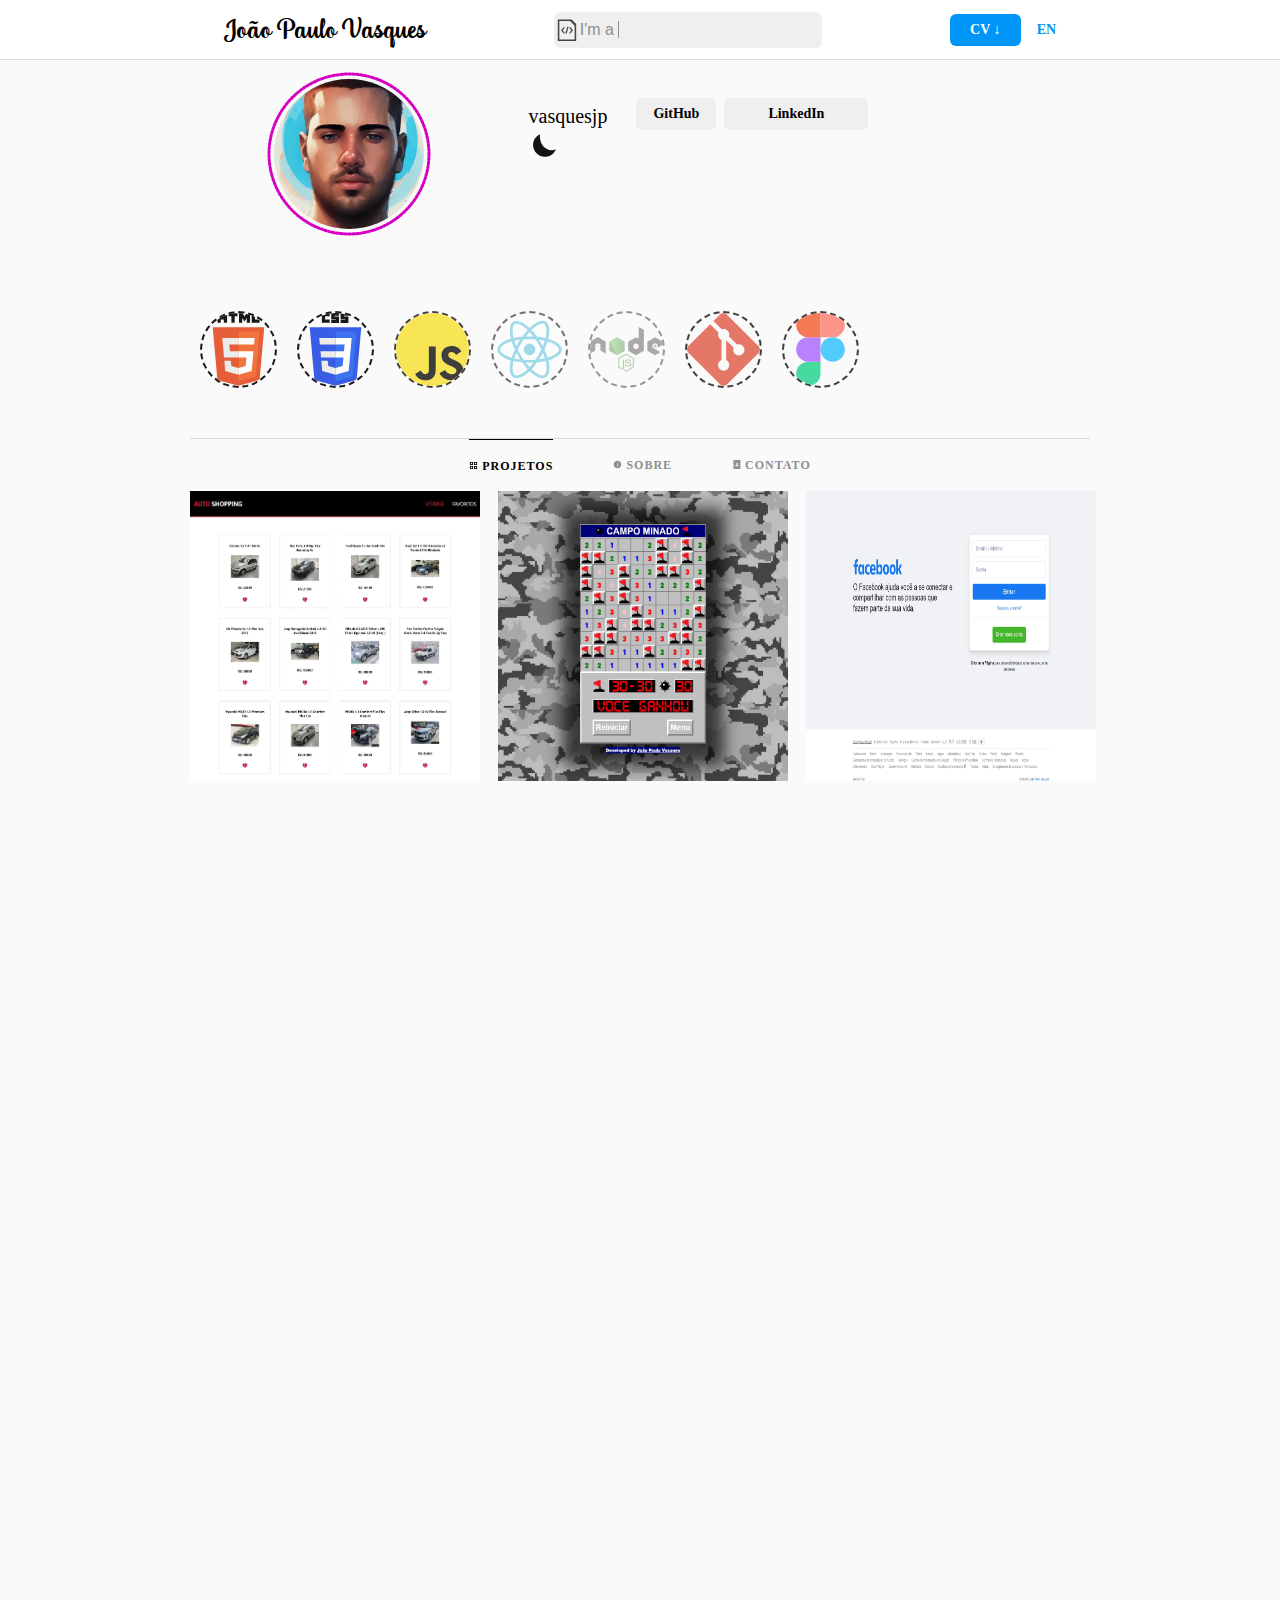
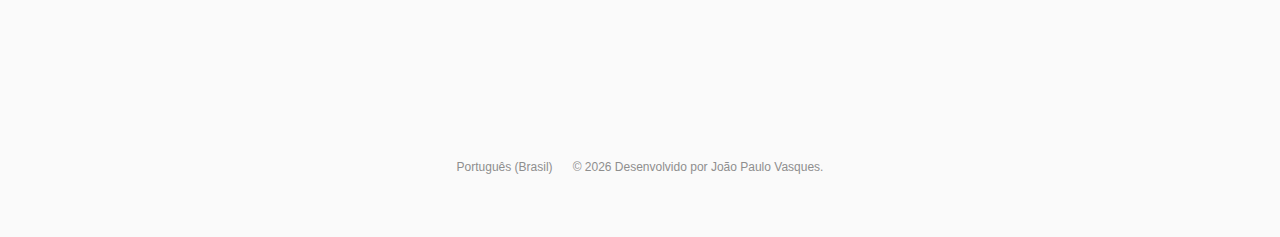
<file: index.html>
<!DOCTYPE html>
<html lang="pt-BR">
  <head>
    <meta charset="UTF-8" />
    <meta http-equiv="X-UA-Compatible" content="IE=edge" />
    <meta
      name="viewport"
      content="width=device-width, initial-scale=1.0, shrink-to-fit=no"
    />
    <link rel="canonical" href="https://www.vasques.dev" />
    <title>João Paulo Vasques</title>

    <link rel="stylesheet" href="./src/css/style.css" />
    <script src="https://ajax.googleapis.com/ajax/libs/jquery/3.6.3/jquery.min.js"></script>
    <script src="https://www.google.com/recaptcha/enterprise.js?render=6LfiZp4qAAAAALm3Y-Tu8F_kZq3R5K34l-f_EkIf"></script>
  </head>
  <body onload="calcAge();autoThemeMode();">
    <header>
      <h1>João Paulo Vasques</h1>
      <div class="headerCenter" id="headerCenter">
        <img src="./assets/code.svg" alt="" /> I'm a&nbsp;<span
          class="typewriter"
        ></span>
      </div>
      <div class="headerButtons">
        <button
          class="cv"
          type="submit"
          onclick="window.open('./assets/pdf/curriculumJoaoPauloVasques.pdf')"
          title="Download Curriculum Vitae"
        >
          CV ↓
        </button>
        <button
          class="languageEN"
          type="submit"
          onclick="window.location.href=('../en/')"
          title="Toggle to English"
        >
          EN
        </button>
      </div>
    </header>
    <div class="control">
      <div class="top">
        <div class="topA">
          <a href="#img1">
            <div class="topPhoto">
              <img src="./assets/joao.jpg" alt="Foto de João Paulo Vasques" />
              <svg viewbox="5 5 90 90" class="fullDisplaySpinner">
                <circle cx="50" cy="50" r="40" />
              </svg>
              <svg viewbox="5 5 90 90" class="smallDisplaySpinner">
                <circle cx="50" cy="50" r="35" />
              </svg></div
          ></a>
          <a href="#" class="lightbox" id="img1">
            <span style="background-image: url('./assets/joao_.jpg')"></span>
          </a>
        </div>
        <div class="topB">
          <p>
            vasquesjp
            <span title="Mudar para tema Escuro">
              <svg
                fill="#121212"
                width="32px"
                height="32px"
                viewBox="0 0 32 32"
                version="1.1"
                xmlns="https://www.w3.org/2000/svg"
                id="moon"
                onclick="toggleThemeMode();"
              >
                <path
                  d="M10.895 7.574c0 7.55 5.179 13.67 11.567 13.67 1.588 0 3.101-0.38 4.479-1.063-1.695 4.46-5.996 7.636-11.051 7.636-6.533 0-11.83-5.297-11.83-11.83 0-4.82 2.888-8.959 7.023-10.803-0.116 0.778-0.188 1.573-0.188 2.39z"
                ></path>
              </svg>
            </span>
            <span title="Mudar para tema Claro">
              <svg
                fill="#FFFFFF"
                width="32px"
                height="32px"
                viewBox="0 0 32 32"
                version="1.1"
                xmlns="https://www.w3.org/2000/svg"
                id="sun"
                onclick="toggleThemeMode();"
              >
                <path
                  d="M8.031 16.5c0 4.143 3.358 7.5 7.5 7.5s7.5-3.357 7.5-7.5-3.357-7.5-7.5-7.5c-4.142 0-7.5 3.357-7.5 7.5zM15.531 3.75l-2.109 4.219h4.219l-2.11-4.219zM24.543 7.457l-4.475 1.491 2.982 2.983 1.493-4.474zM10.994 8.948l-4.474-1.491 1.491 4.475 2.983-2.984zM6.969 14.359l-4.219 2.11 4.219 2.109v-4.219zM24.031 18.641l4.219-2.109-4.219-2.109v4.218zM15.531 29.25l2.109-4.219h-4.219l2.11 4.219zM20.068 24.052l4.475 1.491-1.492-4.475-2.983 2.984zM6.52 25.543l4.475-1.491-2.983-2.983-1.492 4.474z"
                ></path>
              </svg>
            </span>
          </p>
          <div class="topButtons">
            <button
              class="gitHub"
              type="submit"
              onclick="window.open('https://github.com/jvasques')"
              title="Acessar meu GitHub"
            >
              GitHub
            </button>
            <button
              class="linkedin"
              type="submit"
              onclick="window.open('https://www.linkedin.com/in/jpvasques/')"
              title="Acessar meu LinkedIn"
            >
              LinkedIn
            </button>
          </div>
        </div>
      </div>
      <div class="middle">
        <img
          src="./assets/html5.svg"
          id="html5"
          alt="HTML5 Logo"
          title="HTML5"
        />
        <img src="./assets/css3.svg" alt="CSS3 Logo" title="CSS3" />
        <img
          src="./assets/javascript.svg"
          alt="Javascript Logo"
          title="Javascript"
        />
        <img src="./assets/react.svg" alt="React Logo" title="ReactJs" />
        <img
          src="./assets/nodejs.svg"
          alt="NodeJS Logo"
          title="NodeJS *Coming Soon*"
        />
        <img src="./assets/git.svg" alt="Git Logo" title="Git" />
        <img src="./assets/figma.svg" alt="Figma Logo" title="Figma" />
      </div>
      <div class="bottom">
        <div class="bottomButtons">
          <button
            class="projectsButton noFocus focus"
            onClick="toggleButton(this);projectsButton1();"
          >
            <svg
              fill="#000000"
              width="800px"
              height="800px"
              viewBox="0 0 20 20"
              xmlns="https://www.w3.org/2000/svg"
            >
              <g>
                <path
                  d="M2,9H9V2H2ZM4,4H7V7H4Zm7-2V9h7V2Zm5,5H13V4h3ZM2,18H9V11H2Zm2-5H7v3H4Zm7,5h7V11H11Zm2-5h3v3H13Z"
                />
              </g>
            </svg>
            PROJETOS
          </button>
          <button
            class="aboutButton noFocus"
            onClick="toggleButton(this);aboutButton1();"
          >
            <svg
              width="800px"
              height="800px"
              viewBox="0 0 512 512"
              version="1.1"
              xmlns="https://www.w3.org/2000/svg"
              xmlns:xlink="https://www.w3.org/1999/xlink"
            >
              <g id="drop" transform="translate(42.666667, 42.666667)">
                <path
                  d="M213.333333,3.55271368e-14 C331.154987,3.55271368e-14 426.666667,95.51168 426.666667,213.333333 C426.666667,331.153707 331.154987,426.666667 213.333333,426.666667 C95.51296,426.666667 3.55271368e-14,331.153707 3.55271368e-14,213.333333 C3.55271368e-14,95.51168 95.51296,3.55271368e-14 213.333333,3.55271368e-14 Z M234.713387,192 L192.04672,192 L192.04672,320 L234.713387,320 L234.713387,192 Z M213.55008,101.333333 C197.99616,101.333333 186.713387,112.5536 186.713387,127.704107 C186.713387,143.46752 197.698773,154.666667 213.55008,154.666667 C228.785067,154.666667 240.04672,143.46752 240.04672,128 C240.04672,112.5536 228.785067,101.333333 213.55008,101.333333 Z"
                  id="Shape"
                ></path>
              </g>
            </svg>
            SOBRE
          </button>
          <button
            class="contactButton noFocus"
            onClick="toggleButton(this);contactButton1();"
          >
            <svg
              fill="#000000"
              version="1.1"
              id="Layer_1"
              xmlns="https://www.w3.org/2000/svg"
              xmlns:xlink="https://www.w3.org/1999/xlink"
              width="800px"
              height="800px"
              viewBox="0 0 228 260"
              enable-background="new 0 0 228 260"
              xml:space="preserve"
            >
              <path
                d="M214,2H26v36h18c3.314,0,6,2.686,6,6s-2.686,6-6,6H26H8c-3.314,0-6,2.686-6,6s2.686,6,6,6h18v29h18c3.314,0,6,2.686,6,6 s-2.686,6-6,6H26H8c-3.314,0-6,2.686-6,6s2.686,6,6,6h18v30h18c3.314,0,6,2.686,6,6c0,3.314-2.686,6-6,6H26H8c-3.314,0-6,2.686-6,6 c0,3.314,2.686,6,6,6h18v29h18c3.314,0,6,2.686,6,6c0,3.314-2.686,6-6,6H26H8c-3.314,0-6,2.686-6,6c0,3.314,2.686,6,6,6h18v36h188 c6.627,0,12-5.373,12-12V14C226,7.373,220.627,2,214,2z M129,77.022c12.715,0,23.023,10.308,23.023,23.022 c0,12.715-10.308,23.023-23.023,23.023s-23.023-10.307-23.023-23.022C105.977,87.33,116.285,77.022,129,77.022z M169,178H88v-27.386 C88,138.726,97.726,129,109.614,129h37.772c11.888,0,21.614,9.726,21.614,21.614V178z"
              />
            </svg>
            CONTATO
          </button>
        </div>
        <div class="projects showFlex" id="projects">
          <div class="p9 shows">
            <img
              src="../assets/projects/autoShopping.webp"
              alt=""
              class="projects proj9"
            />
            <span class="sP9">
              <h1>AUTO SHOPPING</h1>
              <p>
                Vitrine de carros a venda consumindo API do MercadoLivre,
                construído com React. Utilizado armazenamento no Local Storage
                para salvar veiculos favoritos.
              </p>
              <button
                type="submit"
                onclick="window.open('https://auto-shopping-six.vercel.app/')"
              >
                DEPLOY
              </button>
              <button
                type="submit"
                onclick="window.open('https://github.com/jvasques/autoShopping')"
              >
                REPOSITÓRIO
              </button>
            </span>
          </div>
          <div class="p8 shows">
            <img
              src="../assets/projects/minesweeper.webp"
              alt=""
              class="projects proj8"
            />
            <span class="sP8">
              <h1>Campo Minado</h1>
              <p>
                Relembrando um clássico jogo do Windows, desenvolvido em HTML5,
                CSS3 e Javascript. Comandos: Clique Esquerdo/Toque = Revela o
                campo. Clique Direiro/Tocar e Segurar = Adciona Bandeira ao
                Campo
              </p>
              <button
                type="submit"
                onclick="window.open('https://jvasques.github.io/minesweeper/')"
              >
                DEPLOY
              </button>
              <button
                type="submit"
                onclick="window.open('https://github.com/jvasques/minesweeper')"
              >
                REPOSITÓRIO
              </button>
            </span>
          </div>
          <div class="p7 shows">
            <img
              src="./assets/projects/facebook.webp"
              alt=""
              class="projects proj7"
            />
            <span class="sP7">
              <h1>TELA DE LOGIN FACEBOOK</h1>
              <p>
                Reprodução da página de login do Facebook desktop. Desenvolvido
                em HTML5, CSS3 e Javascript, conta com design totalmente
                responsivo, seleção funcional de múltiplos idiomas e função
                mostrar/esconder a senha.
              </p>
              <button
                type="submit"
                onclick="alert('Este projeto foi retirado do ar devido ser considerado FRAUDULENTO pelos sistemas de segurança do Google e Microsoft! 😩');"
              >
                DEPLOY
              </button>
              <button
                type="submit"
                onclick="alert('Caso deseje acesso ao código para avaliar, solicite-me por email na página de contato. ✉️');"
              >
                REPOSITÓRIO
              </button>
            </span>
          </div>
          <div class="p1 shows">
            <img
              src="./assets/projects/MeuSite.webp"
              alt=""
              class="projects proj1"
            />
            <span class="sP1">
              <h1>MEU SITE</h1>
              <p>
                Este site em que apresento meus projetos. Desenvolvido em HTML5,
                CSS3 e JS Vanilla. Surgiu da idéia de fazer uma página 'clone'
                do Instagram para praticar as tecnologias. Totalmente responsivo
                e disponível em duas linguas (portugês-br e inglês).
              </p>
              <button
                type="submit"
                onclick="window.open('https://jvasques.github.io/')"
              >
                DEPLOY
              </button>
              <button
                type="submit"
                onclick="window.open('https://github.com/jvasques/jvasques.github.io')"
              >
                REPOSITÓRIO
              </button>
            </span>
          </div>
          <div class="p2 shows">
            <img
              src="./assets/projects/formulario.webp"
              alt=""
              class="projects proj2"
            />
            <span class="sP2">
              <h1>Formulário HTML</h1>
              <p>
                Formulário baseado em um projeto da trilha Explorer da
                plataforma Rocketseat. Desenvolvido com as tecnologias HTML5,
                CSS3 e JS. Implementada o plugin 'int-tel-input' para o campo de
                telefone e utilizado o CSS para animações na página.
              </p>
              <button
                type="submit"
                onclick="window.open('https://jvasques.github.io/formularioBTTech/')"
              >
                DEPLOY
              </button>
              <button
                type="submit"
                onclick="window.open('https://github.com/jvasques/formularioBTTech')"
              >
                REPOSITÓRIO
              </button>
            </span>
          </div>
          <div class="p3 shows">
            <img
              src="./assets/projects/ayrton.webp"
              alt=""
              class="projects proj3"
            />
            <span class="sP3">
              <h1>Tributo a Ayrton Senna</h1>
              <p>
                Projeto pessoal (ainda em progresso) desenvolvido como forma de
                homenagear o piloto de F1 Ayrton Senna. Tecnologias Utilizadas:
                HTML5, CSS3 e JS.
              </p>
              <button
                type="submit"
                onclick="window.open('https://jvasques.github.io/AyrtonSenna/')"
              >
                DEPLOY
              </button>
              <button
                type="submit"
                onclick="window.open('https://github.com/jvasques/AyrtonSenna')"
              >
                REPOSITÓRIO
              </button>
            </span>
          </div>
          <div class="p4 shows">
            <img
              src="./assets/projects/NLWCopa.webp"
              alt=""
              class="projects proj4"
            />
            <span class="sP4">
              <h1>NLW COPA 2022</h1>
              <p>
                Projeto construído durante o evento Next Level Week da
                Rocketseat, com as tecnologias HTML5, CSS3 e JS. Trata-se do
                calendário dos jogos do Brasil na Fase de Grupos da Copa do
                Mundo de 2022. Foi utilizado o JS para manipulação do DOM e
                implementei um seletor de cores do tema da página.
              </p>
              <button
                type="submit"
                onclick="window.open('https://jvasques.github.io/NLW-COPA2022/')"
              >
                DEPLOY
              </button>
              <button
                type="submit"
                onclick="window.open('https://github.com/jvasques/NLW-COPA2022')"
              >
                REPOSITÓRIO
              </button>
            </span>
          </div>
          <div class="p5 shows">
            <img
              src="./assets/projects/HoraAgora.webp"
              alt=""
              class="projects proj5"
            />
            <span class="sP5">
              <h1>HORA AGORA</h1>
              <p>
                Projeto construído durante o curso de javascript da plataforma
                Curso em Vídeo, com as tecnologias HTML5, CSS3 e JS. A página
                obtem a hora local, é extraída e formatada no javascript e
                exibida na tela junto com uma imagem e background que mudam
                conforme o período do dia (manhã, tarde ou noite).
              </p>
              <button
                type="submit"
                onclick="window.open('https://jvasques.github.io/HoraAgora/')"
              >
                DEPLOY
              </button>
              <button
                type="submit"
                onclick="window.open('https://github.com/jvasques/HoraAgora')"
              >
                REPOSITÓRIO
              </button>
            </span>
          </div>
          <div class="p6 shows">
            <img
              src="./assets/projects/NLWeSPORTS.webp"
              alt=""
              class="projects proj6"
            />
            <span class="sP6">
              <h1>NLW eSPORTS</h1>
              <p>
                Projeto construído durante o evento Next Level Week da
                Rocketseat, com as tecnologias HTML5 e CSS3.
              </p>
              <button
                type="submit"
                onclick="window.open('https://jvasques.github.io/NLW/')"
              >
                DEPLOY
              </button>
              <button
                type="submit"
                onclick="window.open('https://github.com/jvasques/NLW')"
              >
                REPOSITÓRIO
              </button>
            </span>
          </div>
          <div class="p9 shows">
            <img
              src="./assets/projects/coming-soon.webp"
              alt=""
              class="projects proj9"
            />
            <span class="sP9">
              <h1>EM BREVE</h1>
              <p>
                Em breve um novo projeto fará parte do meu portfólio e será
                exibido aqui!
              </p>
              <button>DEPLOY</button>
              <button>REPOSITÓRIO</button>
            </span>
          </div>
          <div class="p9 shows">
            <img
              src="./assets/projects/coming-soon.webp"
              alt=""
              class="projects proj9"
            />
            <span class="sP9">
              <h1>EM BREVE</h1>
              <p>
                Em breve um novo projeto fará parte do meu portfólio e será
                exibido aqui!
              </p>
              <button>DEPLOY</button>
              <button>REPOSITÓRIO</button>
            </span>
          </div>
          <div class="p9 shows">
            <img
              src="./assets/projects/coming-soon.webp"
              alt=""
              class="projects proj9"
            />
            <span class="sP9">
              <h1>EM BREVE</h1>
              <p>
                Em breve um novo projeto fará parte do meu portfólio e será
                exibido aqui!
              </p>
              <button>DEPLOY</button>
              <button>REPOSITÓRIO</button>
            </span>
          </div>
        </div>
        <div class="about hidden" id="about">
          <p>
            Olá, meu nome é João Paulo Vasques, tenho
            <span id="showAge"></span> anos e atualmente estou estudando
            programação front-end. Sempre fui fascinado por como as coisas
            funcionam, e essa curiosidade me levou a seguir a carreira de
            tecnologia. Minha paixão pela tecnologia começou na infância, em
            quando gerenciei meu próprio servidor MMORPG usando PHP e MySQL.
            Passei minha adolescência programando jogos na engine Game Maker.
          </p>
          <p>
            Aos 19 anos fui pai e precisei tomar outros caminhos, pois a
            programação para mim era somente um hobby. Passei pelas áreas da
            construção civil (2 períodos de Técnico em Edficações), eletricidade
            (Técnico em Eletrotécnica, onde minhas matérias preferidas envolviam
            programação Ladder e Arduíno) e trabalhei na área de telefonia
            (programação de PABX).
          </p>
          <p>
            Em 2022 decidi que estar na área de tecnologia é o que eu quero para
            o meu futuro e me apaixonei pelo desenvolvimento Front-end, já tinha
            alguma noção de HTML e CSS devido ter mantido varios sites e blogues
            para divulgar meus jogos e estou me aprofundando cada dia mais no
            mar que é o Javascript. Estou animado para continuar minha jornada
            no campo da tecnologia e ver onde isso me leva.
          </p>
        </div>
        <div class="contact hidden" id="contact">
          <div class="container">
            <form
              target="_blank"
              action="https://formsubmit.co/site@vasques.dev"
              method="POST"
              class="formContact"
              id="contactForm"
            >
              <!-- Define o URL de redirecionamento após o envio -->
              <input
                type="hidden"
                name="_next"
                value="https://jvasques.github.io/mailSend.html"
              />

              <h1>FALE COMIGO</h1>

              <div class="form-group">
                <div class="form-row">
                  <div class="col">
                    <input
                      type="text"
                      name="name"
                      class="form-control"
                      placeholder="Nome Completo"
                      title="Campo Obrigatório"
                      required
                    />
                  </div>
                  <div class="col">
                    <input
                      type="email"
                      name="email"
                      class="form-control"
                      placeholder="Email"
                      title="Campo Obrigatório"
                      required
                    />
                    <!-- Desabilita o captcha interno do FormSubmit -->
                    <input type="hidden" name="_captcha" value="false" />
                    <!-- Define o assunto do email enviado -->
                    <input
                      type="hidden"
                      name="_subject"
                      value="CONTATO PELO SITE!"
                    />
                  </div>
                </div>
              </div>

              <div class="form-group">
                <textarea
                  placeholder="Sua mensagem"
                  class="form-control"
                  name="message"
                  rows="10"
                  title="Deixe aqui sua mensagem ou elogio."
                  required
                ></textarea>
              </div>

              <!-- Componente do reCAPTCHA -->
              <div
                class="g-recaptcha"
                data-sitekey="6LfiZp4qAAAAALm3Y-Tu8F_kZq3R5K34l-f_EkIf"
                data-callback="onCaptchaSuccess"
              ></div>

              <!-- Botão de envio oculto inicialmente -->
              <button
                type="submit"
                class="btnForm"
                title="Clique para enviar sua mensagem"
                id="submitBtn"
                style="display: none"
              >
                Enviar Mensagem
              </button>
            </form>
          </div>
        </div>
      </div>
    </div>
    <footer>
      <p>Português (Brasil)</p>
      <p><span id="currentYear"></span> Desenvolvido por João Paulo Vasques.</p>
    </footer>
    <script>
      // Função chamada quando o reCAPTCHA é validado
      function onCaptchaSuccess(token) {
        // Exibe o botão de envio quando o reCAPTCHA for validado
        document.getElementById("submitBtn").style.display = "block";
      }
      function onSubmit(token) {
        document.getElementById("contactForm").submit();
      }
    </script>
    <script src="./src/script/script.js"></script>
  </body>
</html>
</file>
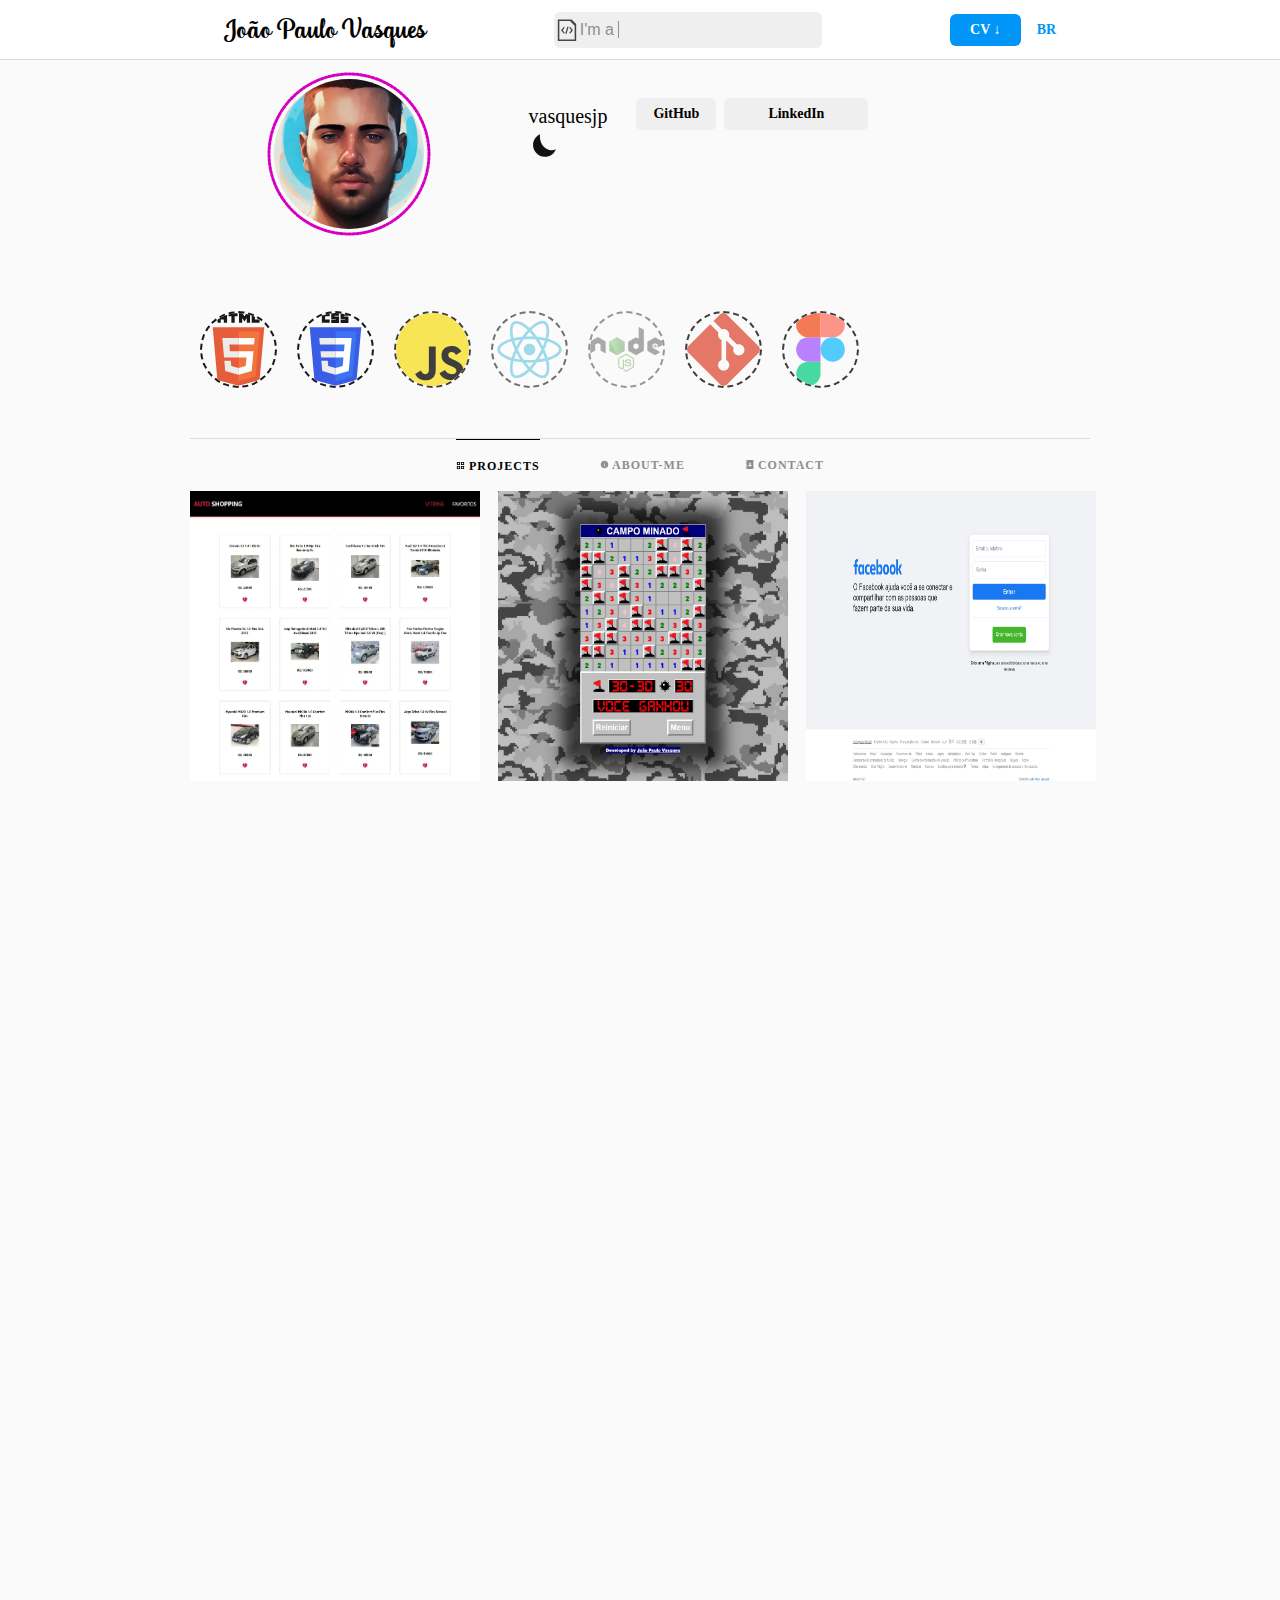
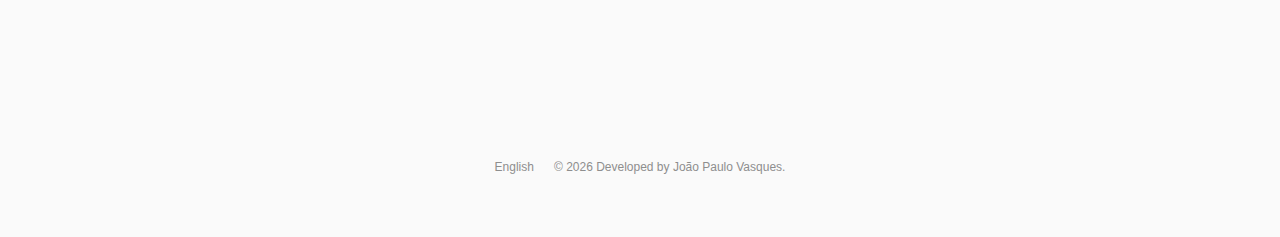
<file: en/index.html>
<!DOCTYPE html>
<html lang="en">
<head>
    <meta charset="UTF-8">
    <meta http-equiv="X-UA-Compatible" content="IE=edge">
    <meta name="viewport" content="width=device-width, initial-scale=1.0, shrink-to-fit=no">
    <link rel="canonical" href="https://www.vasques.dev">
    <title>João Paulo Vasques</title>

    <link rel="stylesheet" href="../src/css/style.css">
    <script src="https://ajax.googleapis.com/ajax/libs/jquery/3.6.3/jquery.min.js"></script>
    
</head>
<body onload="calcAge();autoThemeMode();">
    <header>
        <h1>João Paulo Vasques</h1>
        <div class="headerCenter"> <img src="../assets/code.svg" alt=""> I'm a&nbsp;<span class="typewriter"></span></div>
        <div class="headerButtons">
            <button class="cv" type="submit" onclick="window.open('../assets/pdf/curriculumJoaoPauloVasquesEN.pdf')" title="Download Curriculum Vitae">CV ↓</button>
            <button class="languagePT" type="submit" onclick="window.location.href=('../')"  title="Toggle to Portuguese">BR</button>
        </div>
    </header>
    <div class="control">
        <div class="top">
            <div class="topA">
                <a href="#img1">
                <div class="topPhoto">
                    <img src="../assets/joao.jpg" alt="Picture of João Paulo Vasques" />
                    <svg viewbox="5 5 90 90" class="fullDisplaySpinner">
                        <circle cx="50" cy="50" r="40" />
                    </svg>
                    <svg viewbox="5 5 90 90" class="smallDisplaySpinner">
                        <circle cx="50" cy="50" r="35" />
                    </svg>
                </div></a>
                <a href="#" class="lightbox" id="img1">
                    <span style="background-image: url('../assets/joao_.jpg')"></span>
                  </a> 
            </div>
            <div class="topB">        
                <p>vasquesjp
                    <span title="Toggle to Dark Mode">
                        <svg fill="#121212" width="32px" height="32px" viewBox="0 0 32 32" version="1.1" xmlns="https://www.w3.org/2000/svg" id="moon" onclick="toggleThemeMode();">
                            <path d="M10.895 7.574c0 7.55 5.179 13.67 11.567 13.67 1.588 0 3.101-0.38 4.479-1.063-1.695 4.46-5.996 7.636-11.051 7.636-6.533 0-11.83-5.297-11.83-11.83 0-4.82 2.888-8.959 7.023-10.803-0.116 0.778-0.188 1.573-0.188 2.39z" ></path>
                        </svg>
                    </span>
                    <span title="Toggle to Light Mode">
                        <svg fill="#FFFFFF" width="32px" height="32px" viewBox="0 0 32 32" version="1.1" xmlns="https://www.w3.org/2000/svg" id="sun" onclick="toggleThemeMode();">
                            <path d="M8.031 16.5c0 4.143 3.358 7.5 7.5 7.5s7.5-3.357 7.5-7.5-3.357-7.5-7.5-7.5c-4.142 0-7.5 3.357-7.5 7.5zM15.531 3.75l-2.109 4.219h4.219l-2.11-4.219zM24.543 7.457l-4.475 1.491 2.982 2.983 1.493-4.474zM10.994 8.948l-4.474-1.491 1.491 4.475 2.983-2.984zM6.969 14.359l-4.219 2.11 4.219 2.109v-4.219zM24.031 18.641l4.219-2.109-4.219-2.109v4.218zM15.531 29.25l2.109-4.219h-4.219l2.11 4.219zM20.068 24.052l4.475 1.491-1.492-4.475-2.983 2.984zM6.52 25.543l4.475-1.491-2.983-2.983-1.492 4.474z"></path>
                        </svg>
                    </span>    
                </p>
                <div class="topButtons">
                    <button class="gitHub" type="submit" onclick="window.open('https://github.com/jvasques')" title="Access my GitHub">GitHub</button>
                    <button class="linkedin"  type="submit" onclick="window.open('https://www.linkedin.com/in/jpvasques/?locale=en_US')" title="Access my LinkedIn">LinkedIn</button>
                </div>
            </div>
        </div>
        <div class="middle">
            <img src="../assets/html5.svg" id="html5" alt="HTML5 Logo" title="HTML5">
            <img src="../assets/css3.svg" alt="CSS3 Logo" title="CSS3">
            <img src="../assets/javascript.svg" alt="Javascript Logo" title="Javascript">
            <img src="../assets/react.svg" alt="React Logo" title="ReactJs">
            <img src="../assets/nodejs.svg" alt="NodeJS Logo" title="NodeJS *Coming Soon*">
            <img src="../assets/git.svg" alt="Git Logo" title="Git">
            <img src="../assets/figma.svg" alt="Figma Logo" title="Figma">
        </div>
        <div class="bottom">
            <div class="bottomButtons">
                <button class="projectsButton noFocus focus" onClick="toggleButton(this);projectsButton1();">
                    <svg fill="#000000" width="800px" height="800px" viewBox="0 0 20 20" xmlns="https://www.w3.org/2000/svg">
                        <g><path d="M2,9H9V2H2ZM4,4H7V7H4Zm7-2V9h7V2Zm5,5H13V4h3ZM2,18H9V11H2Zm2-5H7v3H4Zm7,5h7V11H11Zm2-5h3v3H13Z"/>
                        </g>
                    </svg> 
                    PROJECTS
                </button>
                <button class="aboutButton noFocus" onClick="toggleButton(this);aboutButton1();">
                    <svg width="800px" height="800px" viewBox="0 0 512 512" version="1.1" xmlns="https://www.w3.org/2000/svg" xmlns:xlink="https://www.w3.org/1999/xlink">
                        <g id="drop" transform="translate(42.666667, 42.666667)">
                            <path d="M213.333333,3.55271368e-14 C331.154987,3.55271368e-14 426.666667,95.51168 426.666667,213.333333 C426.666667,331.153707 331.154987,426.666667 213.333333,426.666667 C95.51296,426.666667 3.55271368e-14,331.153707 3.55271368e-14,213.333333 C3.55271368e-14,95.51168 95.51296,3.55271368e-14 213.333333,3.55271368e-14 Z M234.713387,192 L192.04672,192 L192.04672,320 L234.713387,320 L234.713387,192 Z M213.55008,101.333333 C197.99616,101.333333 186.713387,112.5536 186.713387,127.704107 C186.713387,143.46752 197.698773,154.666667 213.55008,154.666667 C228.785067,154.666667 240.04672,143.46752 240.04672,128 C240.04672,112.5536 228.785067,101.333333 213.55008,101.333333 Z" id="Shape"></path>
                        </g>
                    </svg>
                    ABOUT-ME
                </button>
                <button class="contactButton noFocus" onClick="toggleButton(this);contactButton1();">
                    <svg fill="#000000" version="1.1" id="Layer_1" xmlns="https://www.w3.org/2000/svg" xmlns:xlink="https://www.w3.org/1999/xlink" width="800px" height="800px" viewBox="0 0 228 260" enable-background="new 0 0 228 260" xml:space="preserve">
                        <path d="M214,2H26v36h18c3.314,0,6,2.686,6,6s-2.686,6-6,6H26H8c-3.314,0-6,2.686-6,6s2.686,6,6,6h18v29h18c3.314,0,6,2.686,6,6 s-2.686,6-6,6H26H8c-3.314,0-6,2.686-6,6s2.686,6,6,6h18v30h18c3.314,0,6,2.686,6,6c0,3.314-2.686,6-6,6H26H8c-3.314,0-6,2.686-6,6 c0,3.314,2.686,6,6,6h18v29h18c3.314,0,6,2.686,6,6c0,3.314-2.686,6-6,6H26H8c-3.314,0-6,2.686-6,6c0,3.314,2.686,6,6,6h18v36h188 c6.627,0,12-5.373,12-12V14C226,7.373,220.627,2,214,2z M129,77.022c12.715,0,23.023,10.308,23.023,23.022 c0,12.715-10.308,23.023-23.023,23.023s-23.023-10.307-23.023-23.022C105.977,87.33,116.285,77.022,129,77.022z M169,178H88v-27.386 C88,138.726,97.726,129,109.614,129h37.772c11.888,0,21.614,9.726,21.614,21.614V178z"/>
                    </svg>
                    CONTACT
                </button>
            </div>
            <div class="projects" id="projects" style="display:flex;">
                <div class="p9 shows">
                    <img src="../assets/projects/autoShopping.webp" alt="" class="projects proj9" />
                    <span class="sP9">
                        <h1>AUTO SHOPPING</h1>
                        <p>Showcase of cars for sale consuming MercadoLivre API, built with React. Used storage in Local Storage to save favorite vehicles.</p>
                        <button type="submit" onclick="window.open('https://auto-shopping-six.vercel.app/')">DEPLOY</button>
                        <button type="submit" onclick="window.open('https://github.com/jvasques/autoShopping')">REPOSITORY</button>
                    </span>
                </div>
                <div class="p8 shows">
                    <img src="../assets/projects/minesweeper.webp" alt="" class="projects proj8" />
                    <span class="sP8">
                        <h1>Minesweeper</h1>
                        <p>Remembering a classic Windows game, developed in HTML5, CSS3 and Javascript. Commands: Left Click/Tap = Reveal field. Right Click/Tap and Hold = Adds Flag to Field</p>
                        <button type="submit" onclick="window.open('https://jvasques.github.io/minesweeper/')">DEPLOY</button>
                        <button type="submit" onclick="window.open('https://github.com/jvasques/minesweeper')">REPOSITORY</button>
                    </span>
                </div>
                <div class="p7 shows">
                    <img src="../assets/projects/facebook.webp" alt="" class="projects proj7" />
                    <span class="sP7">
                        <h1>FACEBOOK LOGIN SCREEN</h1>
                        <p>Reproduction of Facebook desktop login page. Developed in HTML5, CSS3 and Javascript, it has a fully responsive design, functional selection of multiple languages ​​and a function to show/hide the password.</p>
                        <button type="submit" onclick="alert('This project has been removed from the air due to being considered FRAUDULENT by the security systems of Google and Microsoft! 😩');">DEPLOY</button>
                        <button type="submit" onclick="alert('If you want access to the code to evaluate, ask me by email on the contact page. ✉️');">REPOSITORY</button>
                    </span>
                </div>
                <div class="p1 shows">
                    <img src="../assets/projects/MeuSite.webp" alt="" class="projects proj1" />
                    <span class="sP1">
                        <h1>MY SITE</h1>
                        <p>This site where I present my projects. Developed in HTML5, CSS3 and JS Vanilla. It came from the idea of ​​making a 'clone' Instagram page to practice the technologies. Fully responsive and available in two languages ​​(Portuguese-br and English).</p>
                        <button type="submit" onclick="window.open('https://jvasques.github.io/en/')">DEPLOY</button>
                        <button type="submit" onclick="window.open('https://github.com/jvasques/jvasques.github.io')">REPOSITORY</button>>
                    </span>
                </div>
                <div class="p2 shows">
                    <img src="../assets/projects/formulario.webp" alt="" class="projects proj2" />
                    <span class="sP2">
                        <h1>HTML Form</h1>
                        <p>Form based on a project from the Explorer trail on the Rocketseat platform. Developed with HTML5, CSS3 and JS technologies. Implemented the 'int-tel-input' plugin for the telephone field and used CSS for page animations.</p>
                        <button type="submit" onclick="window.open('https://jvasques.github.io/formularioBTTech/')">DEPLOY</button>
                        <button type="submit" onclick="window.open('https://github.com/jvasques/formularioBTTech')">REPOSITORY</button>
                    </span>
                </div>
                <div class="p3 shows">
                    <img src="../assets/projects/ayrton.webp" alt="" class="projects proj3" />
                    <span class="sP3">
                        <h1>Tribute to Ayrton Senna</h1>
                        <p>Personal project (still in progress) developed as a way to honor F1 driver Ayrton Senna. Technologies Used: HTML5, CSS3 and JS.</p>
                        <button type="submit" onclick="window.open('https://jvasques.github.io/AyrtonSenna/')">DEPLOY</button>
                        <button type="submit" onclick="window.open('https://github.com/jvasques/AyrtonSenna')">REPOSITORY</button>
                    </span>
                </div>
                <div class="p4 shows">
                    <img src="../assets/projects/NLWCopa.webp" alt="" class="projects proj4" />
                    <span class="sP4">
                        <h1>NLW WORLD CUP 2022</h1>
                        <p>Project built during the Next Level Week event by Rocketseat, using the technologies HTML5, CSS3, and JS. It is a calendar of the Brazil games in the 2022 World Cup group stage. JS was used for DOM manipulation and I implemented a color selector for the theme of the page.</p>
                        <button type="submit" onclick="window.open('https://jvasques.github.io/NLW-COPA2022/')">DEPLOY</button>
                        <button type="submit" onclick="window.open('https://github.com/jvasques/NLW-COPA2022')">REPOSITORY</button>
                    </span>
                </div>
                <div class="p5 shows">
                    <img src="../assets/projects/HoraAgora.webp" alt="" class="projects proj5" />
                    <span class="sP5">
                        <h1>TIME NOW</h1>
                        <p>Project built during the javascript course on the Curso em Vídeo platform, using HTML5, CSS3, and JS technologies. The page obtains the local time, extracts and formats it using javascript, and displays it on the screen along with an image and background that change according to the time of day (morning, afternoon, or night).</p>
                        <button type="submit" onclick="window.open('https://jvasques.github.io/HoraAgora/')">DEPLOY</button>
                        <button type="submit" onclick="window.open('https://github.com/jvasques/HoraAgora')">REPOSITORY</button>
                    </span>
                </div>
                <div class="p6 shows">
                    <img src="../assets/projects/NLWeSPORTS.webp" alt="" class="projects proj6" />
                    <span class="sP6">
                        <h1>NLW eSPORTS</h1>
                        <p>Project built during the Next Level Week event by Rocketseat, using HTML5 and CSS3 technologies.</p>
                        <button type="submit" onclick="window.open('https://jvasques.github.io/NLW/')">DEPLOY</button>
                        <button type="submit" onclick="window.open('https://github.com/jvasques/NLW')">REPOSITORY</button>
                    </span>
                </div>
                <div class="p9 shows">
                    <img src="../assets/projects/coming-soon.webp" alt="" class="projects proj9" />
                    <span class="sP9">
                        <h1>COMING SOON</h1>
                        <p>Soon a new project will be part of my portfolio and will be displayed here!</p>
                        <button>DEPLOY</button>
                        <button>REPOSITORY</button>
                    </span>
                </div>
                <div class="p9 shows">
                    <img src="../assets/projects/coming-soon.webp" alt="" class="projects proj9" />
                    <span class="sP9">
                        <h1>COMING SOON</h1>
                        <p>Soon a new project will be part of my portfolio and will be displayed here!</p>
                        <button>DEPLOY</button>
                        <button>REPOSITORY</button>
                    </span>
                </div>
                <div class="p9 shows">
                    <img src="../assets/projects/coming-soon.webp" alt="" class="projects proj9" />
                    <span class="sP9">
                        <h1>COMING SOON</h1>
                        <p>Soon a new project will be part of my portfolio and will be displayed here!</p>
                        <button>DEPLOY</button>
                        <button>REPOSITORY</button>
                    </span>
                </div>
             </div>
            <div class="about" id="about" style="display:none;">    
                <p>Hello, my name is João Paulo Vasques, I am <span id="showAge"></span> years old and currently I am studying front-end programming. I have always been fascinated by how things work and this curiosity has led me to follow a career in technology. My passion for technology began in my childhood when I managed my own MMORPG server using PHP and MySQL. I spent my adolescence programming games on the Game Maker engine.</p>
                <p>When I was 19, I became a father and I had to take other paths, because programming for me was only a hobby. I went through the areas of construction (2 periods of Technical in Buildings), electricity (Technical in Electrical Engineering, where my favorite subjects involved Ladder programming and Arduino) and I worked in the telephony area (PABX programming).</p>
                <p>In 2022, I decided that being in the technology area is what I want for my future and I fell in love with front-end development, I already had some knowledge of HTML and CSS due to having kept several websites and blogs to promote my games and I am deepening more and more in the sea that is Javascript. I am excited to continue my journey in the field of technology and see where it takes me.</p>
            </div>
            <div class="contact" id="contact" style="display:none;">    
                <div class="container">
                    <form target="_blank" action="https://formsubmit.co/site@vasques.dev" method="POST" class="formContact">
                        <input type="hidden" name="_next" value="https://jvasques.github.io/en/mailSend.html" />
                        <h1>TALK ME</h1>
                        <div class="form-group">
                            <div class="form-row">
                                <div class="col">
                                    <input type="text" name="name" class="form-control" placeholder="Full Name" title="Required Field" required>
                                </div>
                                <div class="col">
                                    <input type="email" name="email" class="form-control" placeholder="Email Address" title="Required Field" required>
                                    <input type="hidden" name="_captcha" value="false">
                                    <input type="hidden" name="_subject" value="CONTATO PELO SITE EN!">
                                </div>
                            </div>
                        </div>
                      <div class="form-group">
                        <textarea placeholder="Your message" class="form-control" name="message" rows="10" title="Leave here your message or compliment." required></textarea>
                      </div>
                      <button type="submit" class="btnForm" title="Click to send your message">Send Message</button>
                    </form>
                  </div>
            </div>
        </div>
    </div>
    <footer><p>English</p><p><span id="currentYear"></span> Developed by João Paulo Vasques.</p></footer>
    <script src="../src/script/script.js"></script>
</body>
</html>
</file>
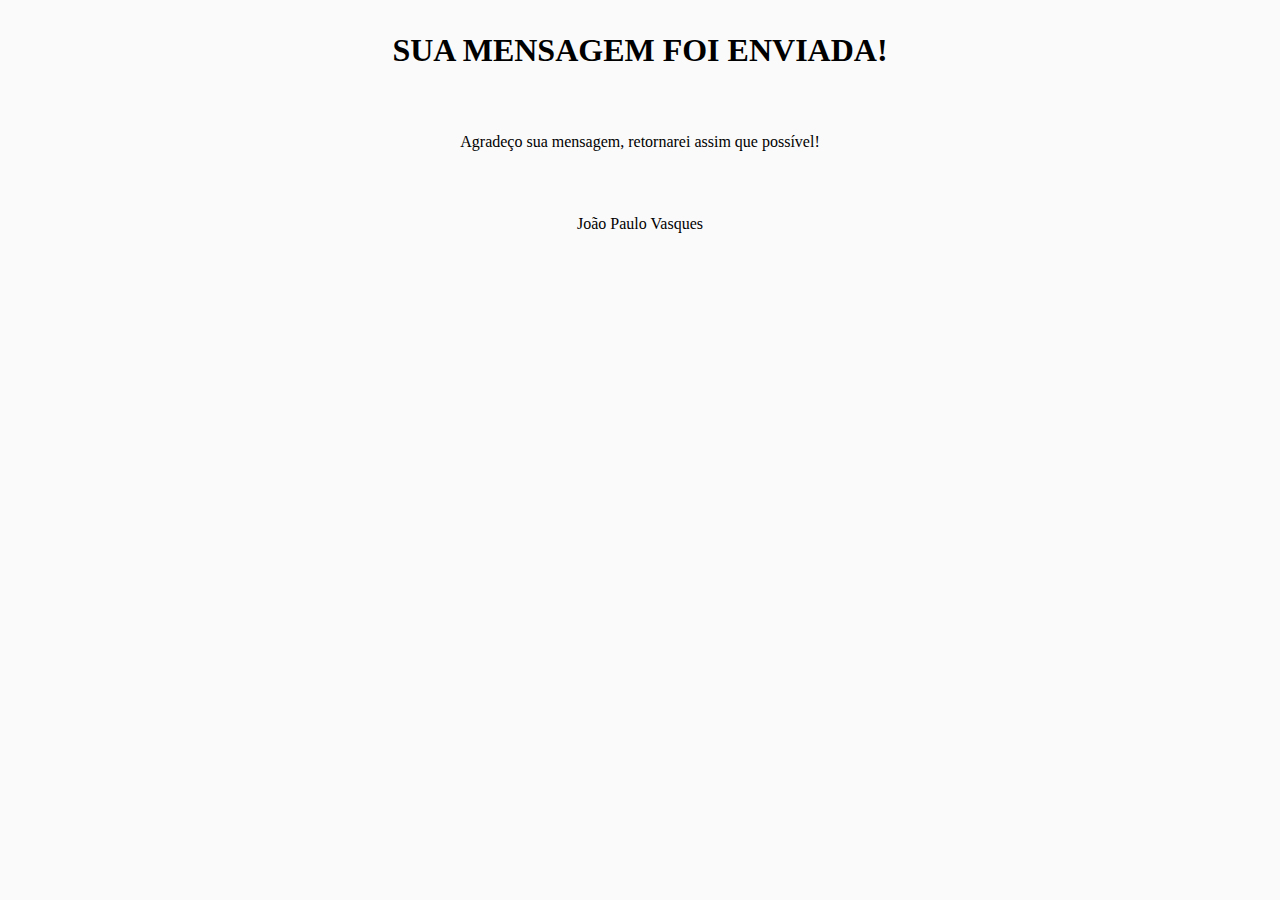
<file: mailSend.html>
<!DOCTYPE html>
<html lang="pt-BR">
<head>
    <meta charset="UTF-8">
    <meta http-equiv="X-UA-Compatible" content="IE=edge">
    <meta name="viewport" content="width=device-width, initial-scale=1.0">
    <title>SUA MENSAGEM FOI ENVIADA! - João Paulo Vasques</title>
    
    <link rel="stylesheet" href="./src/css/style.css">

    <script src="./src/script/script.js"></script>
    <script>
        function closeWindow() {
            window.open(location.href, "_self", "");
            window.close();
        }

    </script>
</head>
<body onload="setTimeout(closeWindow, 2*1000);autoThemeMode();">
    <h1 style="color:var(--h1-color); display:flex; justify-content: center; padding: 32px;">SUA MENSAGEM FOI ENVIADA!</h1>
    <p style="color:var(--h1-color); display:flex; justify-content:center; padding: 32px;">Agradeço sua mensagem, retornarei assim que possível!</p>
    <p style="color:var(--h1-color); display:flex; justify-content:center; padding: 32px;">João Paulo Vasques</p>
</body>

</html>
</file>
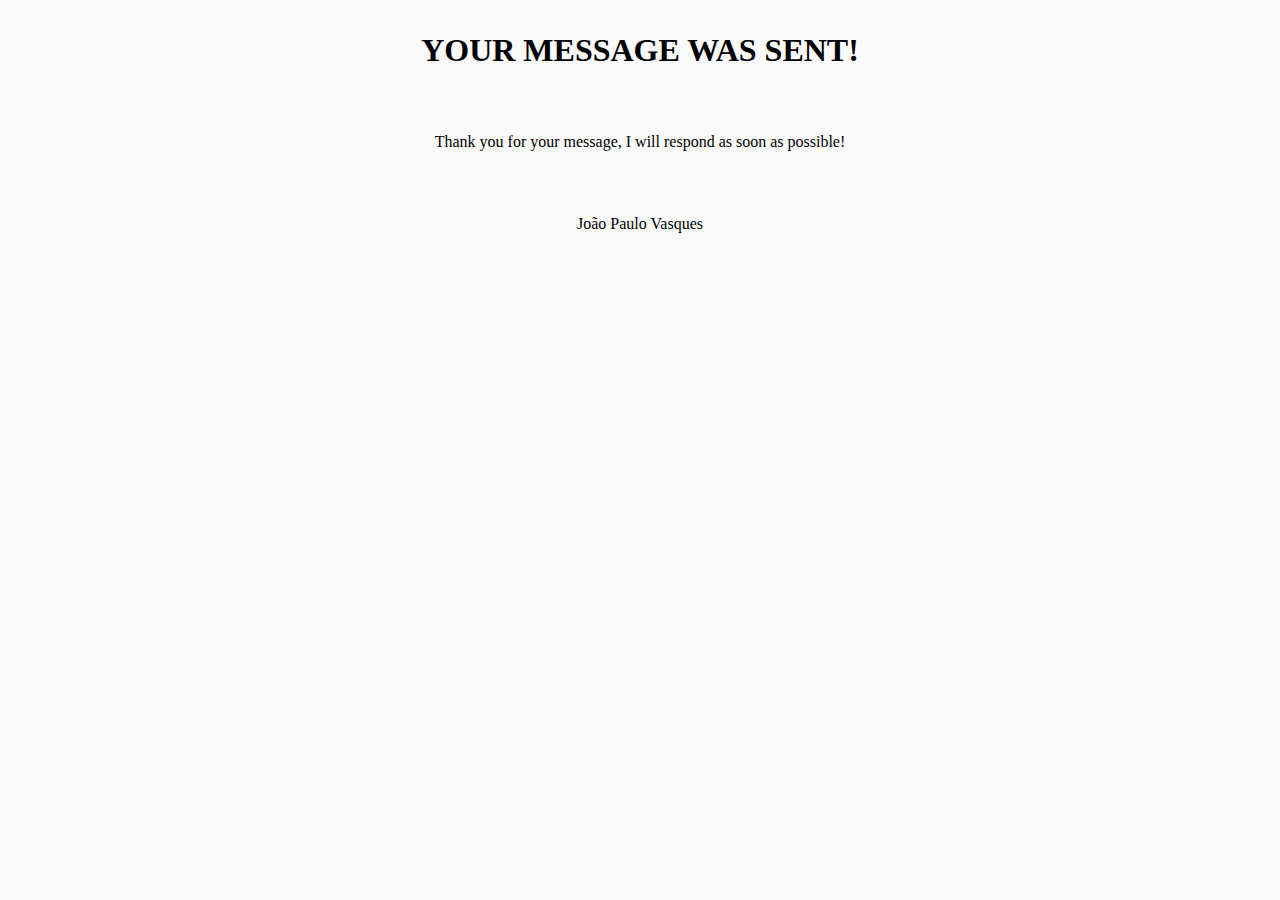
<file: en/mailSend.html>
<!DOCTYPE html>
<html lang="pt-BR">
<head>
    <meta charset="UTF-8">
    <meta http-equiv="X-UA-Compatible" content="IE=edge">
    <meta name="viewport" content="width=device-width, initial-scale=1.0">
    <title>YOUR MESSAGE WAS SENT! -João Paulo Vasques</title>
    
    <link rel="stylesheet" href="../src/css/style.css">

    <script src="../src/script/script.js"></script>
    <script>
        function closeWindow() {
            window.open(location.href, "_self", "");
            window.close();
        }
    </script>
</head>
<body onload="setTimeout(closeWindow, 2*1000);autoThemeMode();">
    <h1 style="color:var(--h1-color); display:flex; justify-content: center; padding: 32px;">YOUR MESSAGE WAS SENT!</h1>
    <p style="color:var(--h1-color); display:flex; justify-content:center; padding: 32px;">Thank you for your message, I will respond as soon as possible!</p>
    <p style="color:var(--h1-color); display:flex; justify-content:center; padding: 32px;">João Paulo Vasques</p>
</body>
</html>
</file>
<file: src/css/style.css>
*, 
*:after,
*:before {
    margin: 0;
    padding: 0;
    box-sizing: border-box;
    text-decoration: none;
}

:root {
    --body-color : #FAFAFA;
    --header-color : #FFFFFF;
    --h1-color: #000000;
    --center-color: #EFEFEF;
    --border-color: #DBDBDB;
}

@font-face {
    font-family: 'Grandista';
    font-weight: bold;
    src: url("../fonts/grandista.ttf");
}

body {
    background-color: var(--body-color);
    font-family: 'Segoe UI';
    min-width: 405px;
    overflow-y: scroll;
}
.control {
    max-width: 900px;
    margin: auto;
}
.shows {
    opacity: 0;
    transition-duration: 0.5s;
}

header {
    position: fixed;
    z-index: 999;
    display: flex;
    justify-content: center;
    align-items: center;
    width: 100vw;
    height: 60px;
    background-color: var(--header-color);
    border-bottom: 1px solid var(--border-color);
    gap: 10%;
}

header h1 {
    color: var(--h1-color);
    display: flex;
    white-space: nowrap;
    align-items: center;
    font-family: 'Grandista';
    font-size: 1.3rem;
}
.headerCenter {
    width: 268px;
    height: 36px;
    display: flex;
    white-space: nowrap;
    align-items: center;
    border-radius: 6px;
    border: none;
    background-color: var(--center-color);
    color: #8E8E8E;
    font-family: sans-serif;
    font-size: 1rem;
}

.headerCenter img{
    width: 26px;
    height: 26px;
}
.headerButtons {
    display: flex;
    white-space: nowrap;
}

.cv {
    width: 71px;
    height: 32px;
    border-radius: 6px;
    border: none;
    background-color: #0095F6;
    margin-right: 16px;
    color: #FFFFFF;
    font-family: 'Segoe UI';
    font-size: 0.875rem;
    font-weight: 700;
    line-height: 1.125rem;
    transition-duration: 0.5s;
}
.cv:hover {
    cursor: pointer;
    background-color: #1877F2;
    transition-duration: 0.5s;
}

.languagePT {
    background: none;
    border: none;
    color: #0095F6;  
    font-family: 'Segoe UI';
    font-size: 0.875rem;
    line-height: 1.125rem;
    font-weight: 600;
    white-space: nowrap;
    align-items: center;
}
.languagePT:hover {
    cursor: pointer;
    background: linear-gradient(to right, #009C3B 0%, #FFDF00 50%, #002776 100%);
    -webkit-background-clip: text;
    -webkit-text-fill-color: transparent;
}
.languageEN {
    background: none;
    border: none;
    color: #0095F6;
    font-family: 'Segoe UI';
    font-size: 0.875rem;
    line-height: 1.125rem;
    font-weight: 600;
    white-space: nowrap;
    align-items: center;
}
.languageEN:hover {
    cursor: pointer;
    background: linear-gradient(to right, #002868 0%, #002868 30%, #FFFFFF 50%, #BF0A30 67%, #BF0A30 100%);
    -webkit-background-clip: text;
    -webkit-text-fill-color: transparent;
}

.top{
    display: grid; 
    grid-template-columns: 3.5fr 0fr 0fr 3fr; 
    grid-template-rows: 1fr 1fr 1fr; 
    gap: 0px 0px; 
    grid-template-areas: 
      ". topA topB ."
      ". topA . ."
      ". . . ."; 
}
.topA {
    display: flex;
    white-space: nowrap;
    align-items: center;
    flex-direction:row;
    grid-area: topA;
}
.topPhoto {
    position: flex;
    margin-top: 154px;
    transform: translate(-50%, -50%);
    width: 180px;
    height: 180px;
    overflow: hidden;
    margin-left: -100px;
}
.topPhoto img {
    width: 150px;
    height: 150px;
    border-radius: 50%;
    position: absolute;
    top: 50%;
    left: 50%;
    transform: translate(-50%, -50%);
    transition-duration: 0.8s;
}

.topPhoto:hover img{
    transform: translate(-50%, -50%) scale(1.05);
    transition-duration: 0.8s;
}

.topPhoto svg {
    fill: none;
    stroke: #D500C1;
    stroke-width: 1.5px;
    stroke-dasharray: 1;
    stroke-dashoffset: 0;
    stroke-linecap: round;
    animation: loading 4500ms ease-in-out infinite alternate;
}

.smallDisplay {
    display: none;
}

.topB {
    display:flex;
    grid-area: topB;
    margin-top: 60px;
}
.topB p {
    font-family: 'Segoe UI';
    font-size: 1.25rem;
    line-height: 1.5625rem;
    margin-right: 29px;
    color: var(--h1-color);
    margin-top: 44px;
}

#moon {
    display: inline;
}

.topB svg:hover,
.topB .topButtons svg:hover {
    cursor: pointer;
}
.topB .topButtons {
    display: flex;
    align-items: center;
    justify-content:center;
    gap: 8px;
    flex-wrap: nowrap;
}
.topB .topButtons svg {
    display: block;
}
.topButtons .gitHub {
    width: 80px;
    height: 32px;
    border-radius: 6px;
    border: none;
    background-color: #EFEFEF;
    align-items: center;
    font-family: 'Segoe UI';
    font-size: 0.875rem;
    line-height: 1.125rem;
    font-weight: 600;
    color: #000;
    transition-duration: 0.5s;

}
.topButtons .linkedin {
    width: 144px;
    height: 32px;
    border-radius: 6px;
    border: none;
    background-color: #EFEFEF;
    align-items: center;
    font-family: 'Segoe UI';
    font-size: 0.875rem;
    line-height: 1.125rem;
    font-weight: 600;
    color: #000;
    transition-duration: 0.5s;

}
.topButtons .gitHub:hover, 
.topButtons .linkedin:hover {
    cursor: pointer;
    background-color: #DBDBDB;
    transition-duration: 0.5s;
}

.middle {
    display: flex;
    flex-direction: row;
    margin: 0 auto;
    flex-wrap:wrap;
    margin-top: -200px;
}
.middle img {
    width: 77px;
    height: 77px;
    margin: 10px 10px 0 ;
    border: 2px dashed var(--h1-color);
    border-radius: 50%;
    transition-duration: 0.5s;
}
.middle img:nth-child(n+1){
opacity: 0.9;}
.middle img:nth-child(3){
    opacity: 0.75;}
.middle img:nth-child(4){
    opacity: 0.55;}
.middle img:nth-child(5){
    opacity: 0.4;}
.middle img:nth-child(n+6){
    opacity: 0.75;}
.middle img:hover {
    opacity: 1;
    transition-duration: 0.5s;
}

.bottom {
    width: 100%;
    border-top: 1px solid var(--border-color);
    margin: 50px auto;
}
.bottom .bottomButtons {
    display: flex;
    flex-direction: row;
    align-items: center;
    justify-content: center;
    gap: 60px;
}
.bottom .bottomButtons button {
    height: 52px;
    border: none;
    font-family: 'Segoe UI';
    font-size: 0.75rem;
    font-weight: 600;
    line-height: 1.125rem;
    letter-spacing: 0.0625rem;
    background: none;
    color: #8E8E8E;
    transition-duration: 1s;
}
.bottom .bottomButtons .focus {
    color: var(--h1-color);
    border-top: 1px solid var(--h1-color);
    transition-duration: 1s;
}
.bottom .bottomButtons .focus svg{
    fill: var(--h1-color);
}
.bottom .bottomButtons button:hover {
    cursor: pointer;
}
.bottom .bottomButtons svg {
    width: 9px;
    height: 9px;
    fill: #8E8E8E;
}

.bottom .projects {
    display: flex;
    flex-direction: row;
    flex-wrap:wrap;
    gap: 24px;
    align-items: center;
    justify-content: center;
    padding: 0 auto;
}
.bottom .projects img {
    position: absolute;
    width: 290px;
    height: 290px;
}
.bottom .projects .p1 span,
.bottom .projects .p2 span,
.bottom .projects .p3 span,
.bottom .projects .p4 span,
.bottom .projects .p5 span,
.bottom .projects .p6 span,
.bottom .projects .p7 span,
.bottom .projects .p8 span,
.bottom .projects .p9 span {
    position: relative;
    opacity: 0;
    visibility: hidden;
    width: 284px;
    height: 284px;
    display: flex;
    flex-wrap: wrap;
    background-color: rgba(0, 0, 0, 0.8);
    color: #FFF;
    text-align: center;
    font-family: "Segoe UI";
    font-size: 0.9rem;
    cursor: pointer;
    margin: 0 0 0 1.5%;
    transition-duration: 1.5s;
}
.bottom .projects .p1:hover span,
.bottom .projects .p2:hover span,
.bottom .projects .p3:hover span,
.bottom .projects .p4:hover span,
.bottom .projects .p5:hover span,
.bottom .projects .p6:hover span,
.bottom .projects .p7:hover span,
.bottom .projects .p8:hover span,
.bottom .projects .p9:hover span {
    opacity: 1;
    visibility: visible;
    transition-duration: 1s;
}
.bottom .projects .p1 button,
.bottom .projects .p2 button,
.bottom .projects .p3 button,
.bottom .projects .p4 button,
.bottom .projects .p5 button,
.bottom .projects .p6 button,
.bottom .projects .p7 button,
.bottom .projects .p8 button,
.bottom .projects .p9 button {
    width: 50%;
    height: 10%;
    border: 1px solid white;
    background-color: rgba(0, 0, 0, 0);
    color: #FFF;
    transition-duration: 1s;
}
.bottom .projects .p1 button:hover,
.bottom .projects .p2 button:hover,
.bottom .projects .p3 button:hover,
.bottom .projects .p4 button:hover,
.bottom .projects .p5 button:hover,
.bottom .projects .p6 button:hover,
.bottom .projects .p7 button:hover,
.bottom .projects .p8 button:hover,
.bottom .projects .p9 button:hover {
    cursor: pointer;
    background-color: rgb(255, 255, 255);
    color: #000;
    transition-duration: 1s;
}

.bottom .about,
.bottom .contact {
    display: none;
}

.bottom .about p {
    padding: 10px;
    text-align: center;
    color: var(--h1-color);
    font-size: 1rem;
    font-family: 'Segoe UI';
}

.contact .container .formContact{
    display: flex;
    flex-direction: column;
    justify-content:center;
    align-items: center;
    flex-wrap: nowrap;
    max-width: 900px;

}
.contact .container h1 {
    color: var(--h1-color);
    font-size: 2rem;
    padding: 1rem;
}
.contact .container input,
.contact .container textarea {
    background: var(--center-color);
    border: 1px solid --border-color;
    border-radius: 8px;
    height: 46px;
    padding: 0 24px;
    width: 80vmin;
    margin: 10px;
    font-size: 0.9rem;
    line-height: 32px;
    color: #8E8E8E;
}
.contact .container input:focus,
.contact .container textarea:focus {
    outline-color: #16b94d;
}
.contact .container input:invalid {
    border: 1px solid #ff1010;
}
.contact .container textarea {
    resize: none;
    height: 100%;
}
.contact .container .formContact button {
    display: flex;
    flex-direction: column;
    justify-content:center;
    align-items: center;
    width: 144px;
    height: 32px;
    border-radius: 6px;
    border: none;
    background-color: #EFEFEF;
    font-family: 'Segoe UI';
    font-size: 0.875rem;
    line-height: 1.125rem;
    font-weight: 600;
    color: #000;
    transition-duration: 0.5s;
}
.contact .container .formContact button:hover {
    cursor: pointer;
    background-color: #DBDBDB;
    transition-duration: 0.5s;
}

footer {
    color: #8E8E8E;
    display: flex;
    align-items: center;
    justify-content: center;
    margin-bottom: 52px;
}
footer p {
    font-family: 'Segoe UI', sans-serif;
    font-size: 0.75rem;
    line-height: 16px;
    padding: 10px;
    gap: 22px;
}

@keyframes loading {
    25% {
        stroke: #FA0175;
        transform: rotate(250deg);
    }
    50% {
        stroke: #FFA600;
        transform: rotate(250deg);
    }
    75% {
        stroke: #FA0175;
        transform: rotate(250deg);
    }
    100% {
        stroke: #FF105C;
        stroke-dasharray: 10;
        transform: rotate(250deg);
    }
}

@media (max-width: 770px) {
    header {
        justify-content: space-between;
        padding: 10px;
    }
    .headerCenter {
        display: none;
    }
    .topA {
        padding-left: 150px;
    }
    .topB {
        display: grid;
    }
    .topB p {
        margin-top: 30px;
        margin-bottom: 22px;
    }
    .middle {
        margin-left: 0px;
        margin-top: -280px;
    }
    .middle img {
        width: 56px;
        height: 56px;
    }
    .bottom .projects {
        gap: 10px;
    }
}

@media (max-width: 510px) {
    header {
        width: 100%;
    }
    header h1 {
        font-size: 1.2rem;
    }
    .fullDisplaySpinner {
        display: none;
    }
    .smallDisplaySpinner {
        display: block;
    }
    .topPhoto {
        position: block;
        margin-top: 7px;
        width: 110px;
        height: 110px;
    }    
    .topPhoto img {
        width: 77px;
        height: 77px;
        border-radius: 50%;
    }
    .top {
        grid-template-columns: 3.5fr 0fr 10fr 3fr; 
        margin-bottom: -330px;
    }
    .top .topButtons {
        flex-wrap: wrap;
    }
    .topB .topButtons .gitHub {
        width: 60px;
    }
    .topB .topButtons .linkedin {
        width: 80px;
    }
    .middle img {
        width: 32px;
        height: 32px;
    }
}

@media (max-width: 405px) {
    body {
        min-width: 100vw;
    }
    header {
        gap:0;
    }
    .top {
        margin-bottom: -450px;
    }
}
@media (max-width: 284px) {
    body {
        min-width: 90vw;
    }
    .cv {
        width: 32px;
        font-size: 0.7rem;
    }
    .languageEN {
        font-size: 0.7rem;
    }
    .bottom .bottomButtons {
        gap: 37px;
    }
    .bottom .projects img {
        position: absolute;
        width: 90vw;
        height: 90vw;
    }
    .bottom .projects .p1 span,
    .bottom .projects .p2 span,
    .bottom .projects .p3 span,
    .bottom .projects .p4 span,
    .bottom .projects .p5 span,
    .bottom .projects .p6 span,
    .bottom .projects .p7 span,
    .bottom .projects .p8 span,
    .bottom .projects .p9 span {
    width: 90vw;
    height: 90vw;
    display: flex;
    margin: 0 0 0 1.5%;
}
}

/* Typewriter effect */
@keyframes typing {
    0.0000%, 27.3488% { content: ""; }
    1.1395%, 26.2093% { content: "d"; }
    2.2791%, 25.0698% { content: "de"; }
    3.4186%, 23.9302% { content: "dev"; }
    4.5581%, 22.7907% { content: "deve"; }
    5.6977%, 21.6512% { content: "devel"; }
    6.8372%, 20.5116% { content: "develo"; }
    7.9767%, 19.3721% { content: "develop"; }
    9.1163%, 18.2326% { content: "develope"; }
    10.2558%, 17.0930% { content: "developer"; }
  
    30.7674%, 51.2791% { content: ""; }
    31.9070%, 50.1395% { content: "c"; }
    33.0465%, 49.0000% { content: "cr"; }
    34.1860%, 47.8605% { content: "cre"; }
    35.3256%, 46.7209% { content: "crea"; }
    36.4651%, 45.5814% { content: "creat"; }
    37.6047%, 44.4419% { content: "creato"; }
    39.6047%, 42.4419% { content: "creator"; }

    54.6977%, 75.2093% { content: ""; }
    55.8372%, 74.0698% { content: "d"; }
    56.9767%, 72.9302% { content: "dr"; }
    58.1163%, 71.7907% { content: "dre"; }
    59.2558%, 70.6512% { content: "drea"; }
    60.3953%, 69.5116% { content: "dream"; }
    61.5349%, 68.3721% { content: "dreame"; }
    64.3953%, 66.5116% { content: "dreamer"; }
  
    78.6279%, 96.8605% { content: ""; }
    79.7674%, 95.7209% { content: "h"; }
    80.9070%, 94.5814% { content: "hu"; }
    82.0465%, 93.4419% { content: "hum"; }
    83.1860%, 92.3023% { content: "huma"; }
    84.3256%, 91.1628% { content: "human"; }
}
@keyframes blink {
    0%, 100% { opacity: 1; }
    50% { opacity: 0; }
}
.typewriter {
    --caret: currentcolor;
}
.typewriter::before {
    content: "";
    animation: typing 13.5s infinite;
}
.typewriter::after {
    content: "";
    border-right: 1px solid var(--caret);
    animation: blink 0.5s linear infinite;
}
.typewriter.thick::after {
    border-right: 1ch solid var(--caret);
}
.typewriter.nocaret::after {
    border-right: 0;
}
@media (prefers-reduced-motion) {
    .typewriter::after {
        animation: none;
    }
    
    @keyframes sequencePopup {
      0%, 100% { content: "developer"; }
      25% { content: "creator"; }
      50% { content: "dreamer"; }
      75% { content: "human"; }
    }
  
    .typewriter::before {
      content: "developer";
      animation: sequencePopup 12s linear infinite;
    }
}
  
/* ===== Scrollbar CSS ===== */
  /* Firefox */
*{
    scrollbar-width: auto;
    scrollbar-color: #8e8e8e var(--center-color);
}
/* Chrome, Edge, and Safari */
*::-webkit-scrollbar {
    width: 16px;
}
*::-webkit-scrollbar-track {
    background: var(--center-color);
}
*::-webkit-scrollbar-thumb {
    background-color: #8e8e8e;
    border-radius: 10px;
    border: 3px double var(--center-color);
}
.lightbox {
/* Default to hidden */
    display: none;
  
    /* Overlay entire screen */
    position: fixed;
    z-index: 999;
    top: 0;
    left: 0;
    right: 0;
    bottom: 0;
    padding: 1em;
    background: rgba(0, 0, 0, 0.8);
}
.lightbox:target {
    display: block;
}
.lightbox span {
    display: block;
    width: 95%;
    height: 95%;
    margin: 0 auto;
    background-position: center;
    background-repeat: no-repeat;
    background-size: contain;
}
</file>
